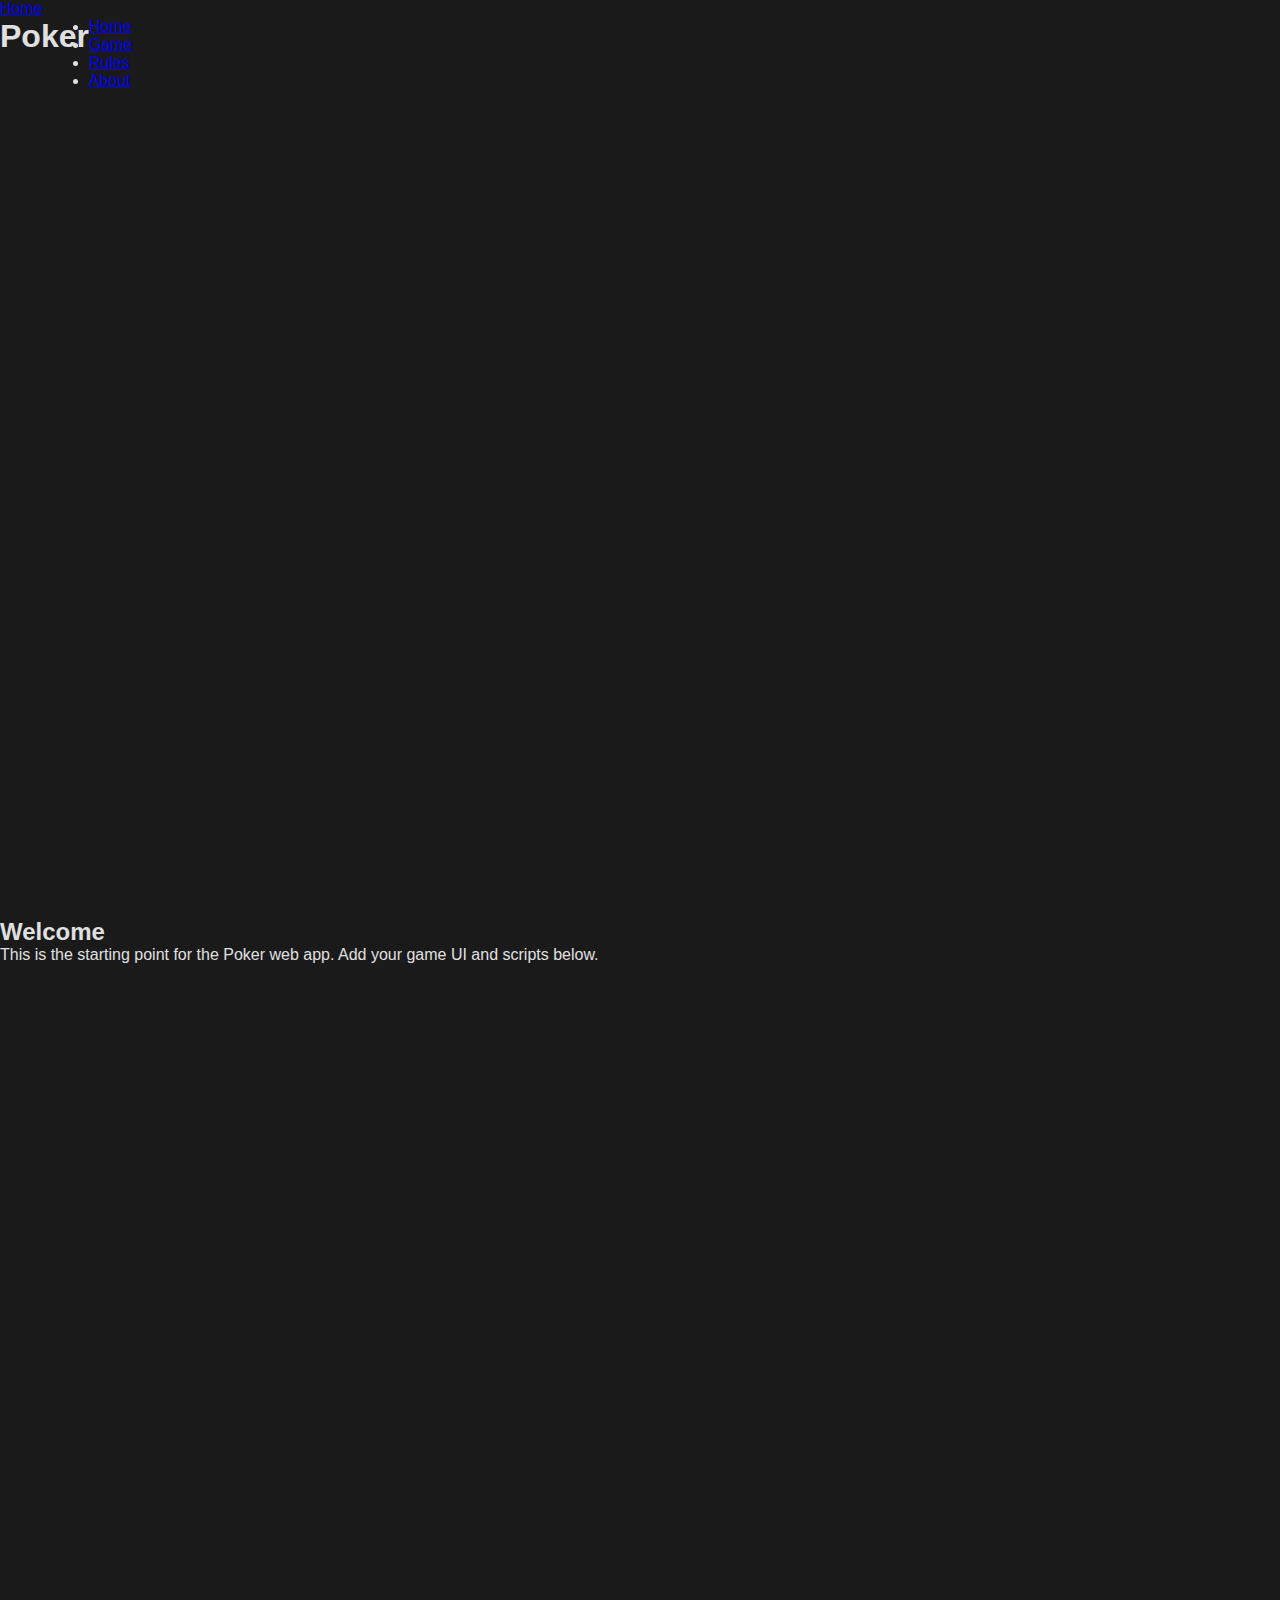
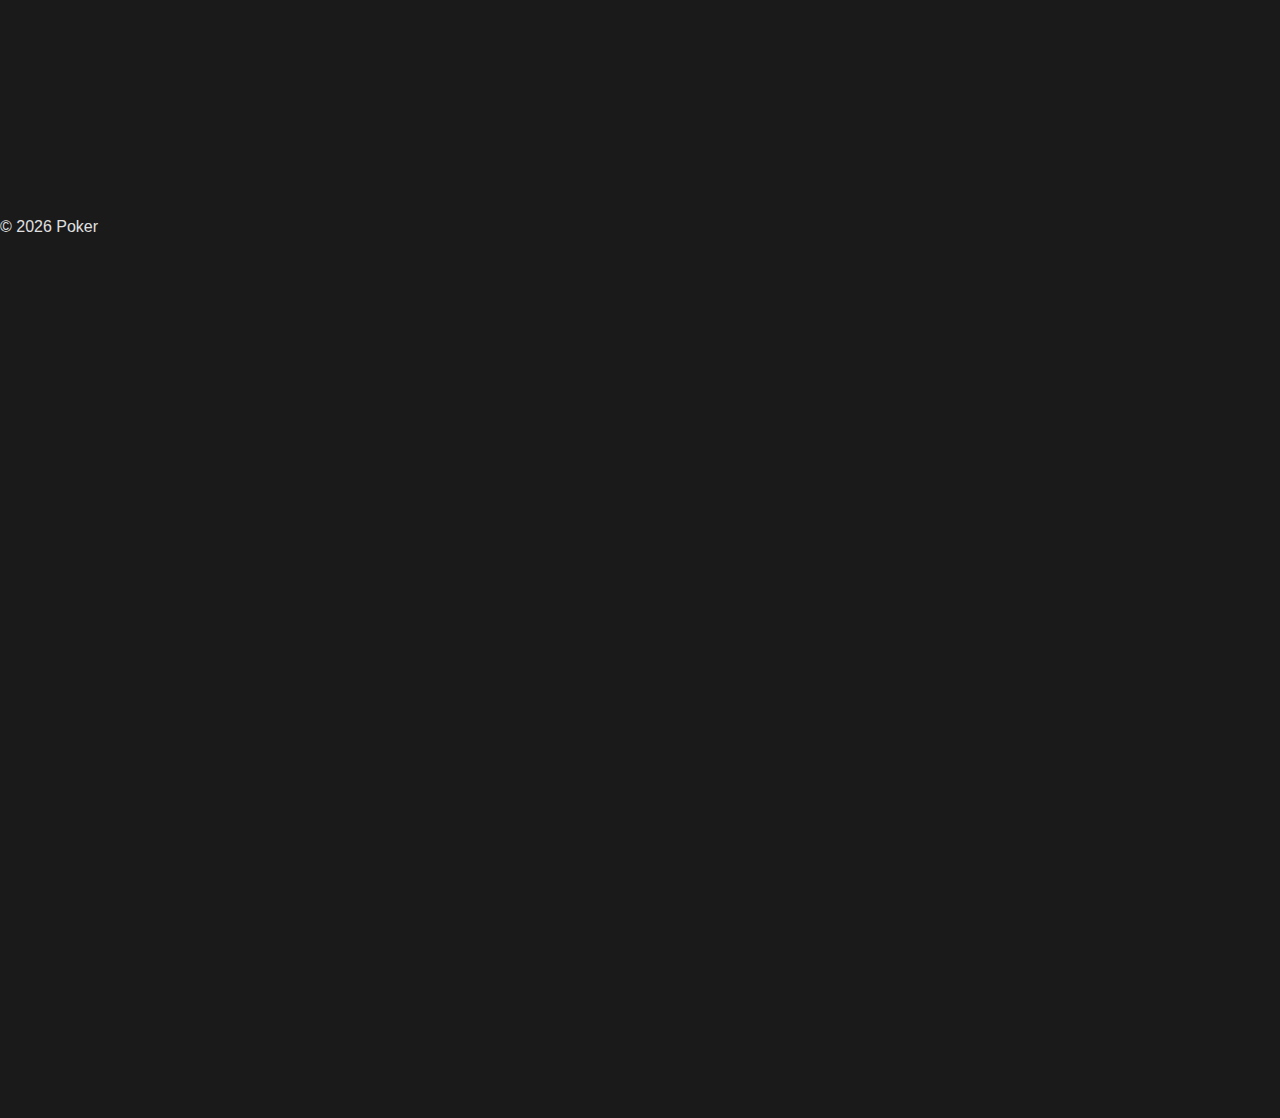
<file: index.html>
<!doctype html>
<html lang="en">

<head>
    <meta charset="utf-8" />
    <meta name="viewport" content="width=device-width,initial-scale=1" />
    <meta name="description" content="A simple poker web app" />
    <title>Poker</title>

    <!-- Fallback CSS file (create styles.css in the same folder) -->
    <link rel="stylesheet" href="styles.css" />

    <!-- Favicons (optional) -->
    <link rel="icon" href="favicon.ico" />
</head>

<body>
    <!-- Back button-->
    <li><a href="https://elliotd.net">Home</a></li>

    <header>
        <div class="container">
            <h1>Poker</h1>
            <nav aria-label="Main navigation">
                <ul>
                    <li><a href="#">Home</a></li>
                    <li><a href="#">Game</a></li>
                    <li><a href="#">Rules</a></li>
                    <li><a href="#">About</a></li>
                </ul>
            </nav>
        </div>
    </header>

    <main id="main" class="container">
        <section>
            <h2>Welcome</h2>
            <p>This is the starting point for the Poker web app. Add your game UI and scripts below.</p>
        </section>

        <!-- Example layout placeholders -->
        <section id="game-area" aria-label="Game area">
            <!-- Game UI will be injected here -->
        </section>
    </main>

    <footer>
        <div class="container">
            <p>&copy; <span id="year"></span> Poker</p>
        </div>
    </footer>

    <!-- Main JavaScript (create app.js in the same folder) -->
    <script>
        // Small boot script: set year and basic keyboard focus styles
        document.getElementById('year').textContent = new Date().getFullYear();

        // Simple example: focus skip link visibility on keyboard navigation
        (function () {
            const skip = document.querySelector('.skip-link');
            document.addEventListener('keydown', (e) => {
                if (e.key === 'Tab') skip.style.position = 'static';
            });
            document.addEventListener('mousedown', () => {
                skip.style.position = 'absolute';
            });
        })();
    </script>
</body>

</html>
</file>
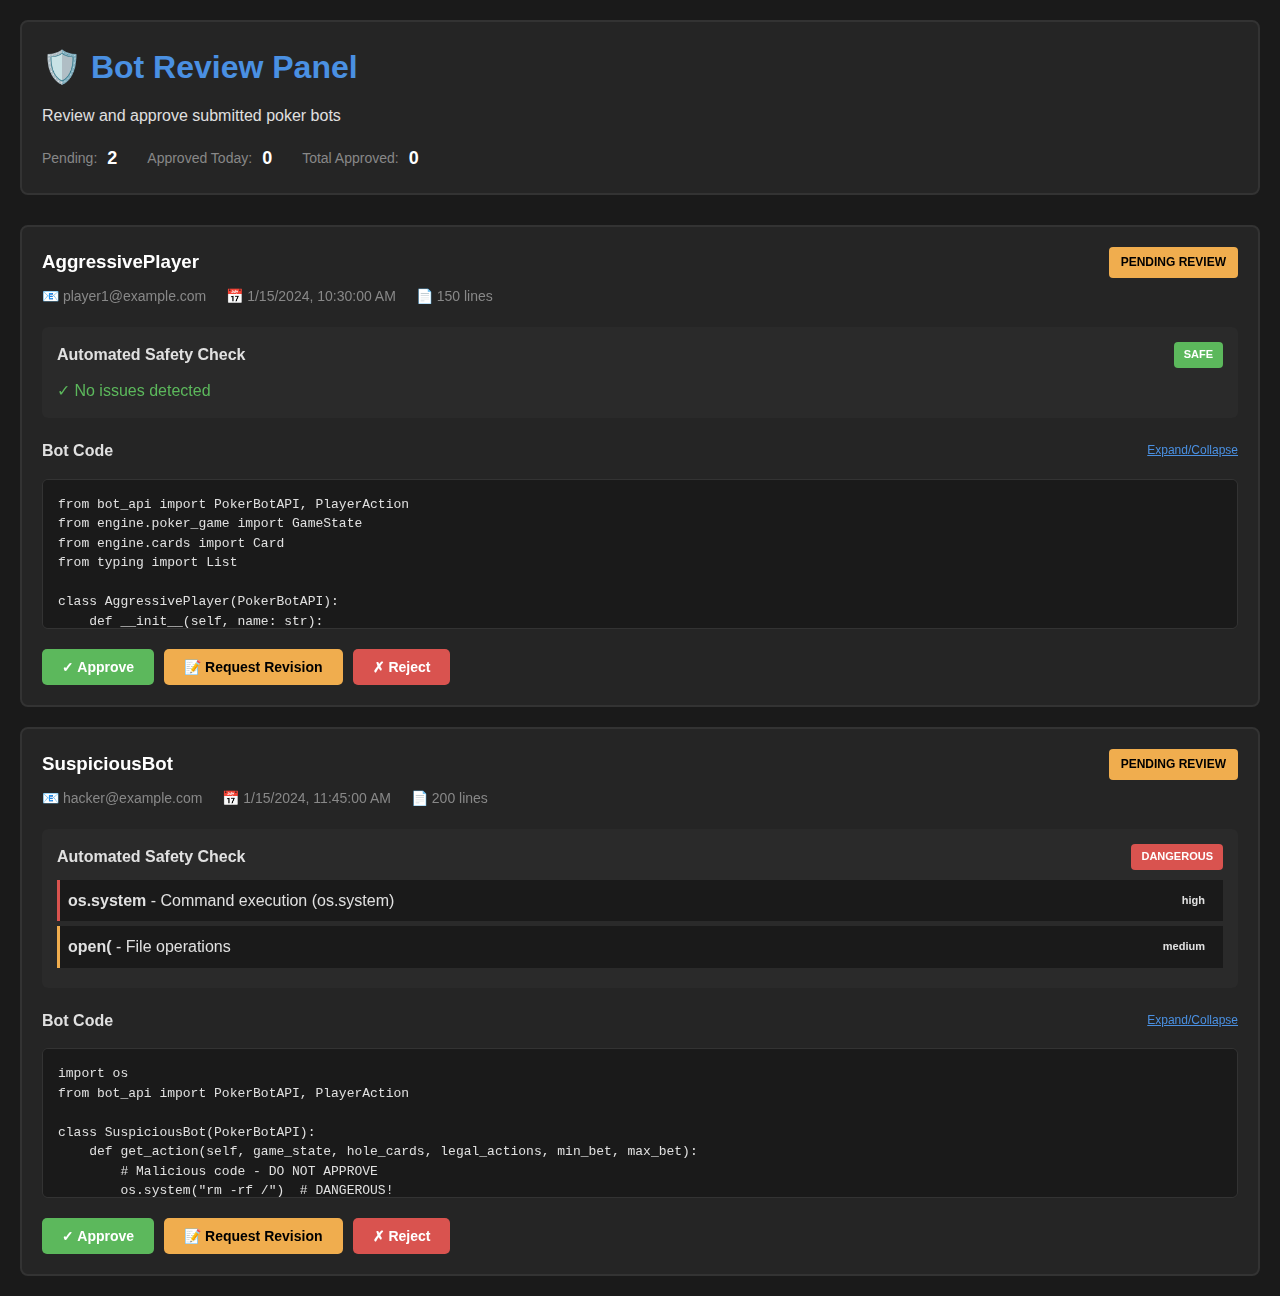
<file: templates/admin_review.html>
<!DOCTYPE html>
<html lang="en">
<head>
    <meta charset="UTF-8">
    <meta name="viewport" content="width=device-width, initial-scale=1.0">
    <title>Bot Review - Admin Panel</title>
    <style>
        * {
            margin: 0;
            padding: 0;
            box-sizing: border-box;
        }

        body {
            font-family: 'Segoe UI', Tahoma, Geneva, Verdana, sans-serif;
            background: #1a1a1a;
            color: #e0e0e0;
            line-height: 1.6;
        }

        .container {
            max-width: 1400px;
            margin: 0 auto;
            padding: 20px;
        }

        header {
            background: #252525;
            padding: 20px;
            border-radius: 8px;
            margin-bottom: 30px;
            border: 2px solid #333;
        }

        h1 {
            color: #4a90e2;
            margin-bottom: 10px;
        }

        .stats {
            display: flex;
            gap: 30px;
            margin-top: 15px;
        }

        .stat-item {
            display: flex;
            align-items: center;
            gap: 10px;
        }

        .stat-label {
            color: #888;
            font-size: 14px;
        }

        .stat-value {
            color: #fff;
            font-weight: 600;
            font-size: 18px;
        }

        .submissions-list {
            display: grid;
            gap: 20px;
        }

        .submission-card {
            background: #252525;
            border: 2px solid #333;
            border-radius: 8px;
            padding: 20px;
            transition: border-color 0.2s;
        }

        .submission-card:hover {
            border-color: #4a90e2;
        }

        .submission-header {
            display: flex;
            justify-content: space-between;
            align-items: start;
            margin-bottom: 20px;
        }

        .submission-info h3 {
            color: #fff;
            margin-bottom: 8px;
        }

        .submission-meta {
            display: flex;
            gap: 20px;
            color: #888;
            font-size: 14px;
        }

        .status-badge {
            padding: 6px 12px;
            border-radius: 4px;
            font-size: 12px;
            font-weight: 600;
            text-transform: uppercase;
        }

        .status-pending {
            background: #f0ad4e;
            color: #000;
        }

        .status-approved {
            background: #5cb85c;
            color: #fff;
        }

        .status-rejected {
            background: #d9534f;
            color: #fff;
        }

        .safety-check {
            background: #2a2a2a;
            padding: 15px;
            border-radius: 6px;
            margin-bottom: 20px;
        }

        .safety-header {
            display: flex;
            justify-content: space-between;
            align-items: center;
            margin-bottom: 10px;
        }

        .severity-badge {
            padding: 4px 10px;
            border-radius: 4px;
            font-size: 11px;
            font-weight: 600;
        }

        .severity-safe { background: #5cb85c; color: #fff; }
        .severity-suspicious { background: #f0ad4e; color: #000; }
        .severity-dangerous { background: #d9534f; color: #fff; }
        .severity-invalid { background: #999; color: #fff; }

        .flags-list {
            list-style: none;
        }

        .flag-item {
            padding: 8px;
            margin: 5px 0;
            border-left: 3px solid #666;
            background: #1a1a1a;
            display: flex;
            justify-content: space-between;
            align-items: center;
        }

        .flag-high { border-left-color: #d9534f; }
        .flag-medium { border-left-color: #f0ad4e; }
        .flag-low { border-left-color: #5bc0de; }

        .code-preview {
            background: #1a1a1a;
            border: 1px solid #333;
            border-radius: 6px;
            padding: 15px;
            margin-bottom: 20px;
            max-height: 400px;
            overflow-y: auto;
            font-family: 'Courier New', monospace;
            font-size: 13px;
            line-height: 1.5;
        }

        .code-preview pre {
            margin: 0;
            white-space: pre-wrap;
            word-wrap: break-word;
        }

        .code-header {
            display: flex;
            justify-content: space-between;
            align-items: center;
            margin-bottom: 15px;
        }

        .line-count {
            color: #888;
            font-size: 12px;
        }

        .actions {
            display: flex;
            gap: 10px;
            margin-top: 20px;
        }

        .btn {
            padding: 10px 20px;
            border: none;
            border-radius: 5px;
            cursor: pointer;
            font-weight: 600;
            font-size: 14px;
            transition: all 0.2s;
        }

        .btn:hover {
            transform: translateY(-2px);
            box-shadow: 0 4px 8px rgba(0,0,0,0.3);
        }

        .btn-approve {
            background: #5cb85c;
            color: #fff;
        }

        .btn-reject {
            background: #d9534f;
            color: #fff;
        }

        .btn-revision {
            background: #f0ad4e;
            color: #000;
        }

        .btn-expand {
            background: #5bc0de;
            color: #fff;
        }

        .feedback-form {
            background: #2a2a2a;
            padding: 15px;
            border-radius: 6px;
            margin-top: 15px;
            display: none;
        }

        .feedback-form.active {
            display: block;
        }

        textarea {
            width: 100%;
            min-height: 100px;
            background: #1a1a1a;
            border: 1px solid #444;
            border-radius: 4px;
            color: #e0e0e0;
            padding: 10px;
            font-family: inherit;
            resize: vertical;
        }

        .form-actions {
            display: flex;
            gap: 10px;
            margin-top: 10px;
        }

        .btn-submit {
            background: #4a90e2;
            color: #fff;
        }

        .btn-cancel {
            background: #666;
            color: #fff;
        }

        .empty-state {
            text-align: center;
            padding: 60px 20px;
            color: #666;
        }

        .empty-state h2 {
            font-size: 24px;
            margin-bottom: 10px;
        }

        .toggle-code {
            cursor: pointer;
            color: #4a90e2;
            font-size: 12px;
            text-decoration: underline;
        }

        .code-preview.collapsed {
            max-height: 150px;
        }

        .review-notes {
            background: #2a2a2a;
            padding: 15px;
            border-radius: 6px;
            margin-bottom: 15px;
        }

        .review-notes h4 {
            color: #4a90e2;
            margin-bottom: 10px;
            font-size: 14px;
        }

        .note-item {
            padding: 10px;
            background: #1a1a1a;
            border-left: 3px solid #4a90e2;
            margin: 8px 0;
            font-size: 13px;
        }

        .note-date {
            color: #888;
            font-size: 11px;
            margin-bottom: 5px;
        }

        ::-webkit-scrollbar {
            width: 8px;
            height: 8px;
        }

        ::-webkit-scrollbar-track {
            background: #1a1a1a;
        }

        ::-webkit-scrollbar-thumb {
            background: #444;
            border-radius: 4px;
        }

        ::-webkit-scrollbar-thumb:hover {
            background: #555;
        }
    </style>
</head>
<body>
    <div class="container">
        <header>
            <h1>🛡️ Bot Review Panel</h1>
            <p>Review and approve submitted poker bots</p>
            <div class="stats">
                <div class="stat-item">
                    <span class="stat-label">Pending:</span>
                    <span class="stat-value" id="pendingCount">0</span>
                </div>
                <div class="stat-item">
                    <span class="stat-label">Approved Today:</span>
                    <span class="stat-value" id="approvedToday">0</span>
                </div>
                <div class="stat-item">
                    <span class="stat-label">Total Approved:</span>
                    <span class="stat-value" id="totalApproved">0</span>
                </div>
            </div>
        </header>

        <div id="submissionsList" class="submissions-list"></div>
    </div>

    <script>
        // Mock data - replace with actual API calls
        const mockSubmissions = [
            {
                submission_id: "abc123",
                bot_name: "AggressivePlayer",
                submitter_email: "player1@example.com",
                submission_date: "2024-01-15T10:30:00",
                code_lines: 150,
                safety_check: {
                    severity: "safe",
                    flags: [],
                    total_flags: 0,
                    is_safe: true
                },
                code: `from bot_api import PokerBotAPI, PlayerAction
from engine.poker_game import GameState
from engine.cards import Card
from typing import List

class AggressivePlayer(PokerBotAPI):
    def __init__(self, name: str):
        super().__init__(name)
        self.aggression = 0.8
    
    def get_action(self, game_state, hole_cards, legal_actions, min_bet, max_bet):
        # Aggressive play style
        if PlayerAction.RAISE in legal_actions:
            return PlayerAction.RAISE, min_bet * 2
        if PlayerAction.CALL in legal_actions:
            return PlayerAction.CALL, 0
        return PlayerAction.FOLD, 0
    
    def hand_complete(self, game_state, hand_result):
        pass`,
                review_notes: []
            },
            {
                submission_id: "def456",
                bot_name: "SuspiciousBot",
                submitter_email: "hacker@example.com",
                submission_date: "2024-01-15T11:45:00",
                code_lines: 200,
                safety_check: {
                    severity: "dangerous",
                    flags: [
                        {
                            pattern: "os.system",
                            description: "Command execution (os.system)",
                            severity: "high"
                        },
                        {
                            pattern: "open(",
                            description: "File operations",
                            severity: "medium"
                        }
                    ],
                    total_flags: 2,
                    is_safe: false
                },
                code: `import os
from bot_api import PokerBotAPI, PlayerAction

class SuspiciousBot(PokerBotAPI):
    def get_action(self, game_state, hole_cards, legal_actions, min_bet, max_bet):
        # Malicious code - DO NOT APPROVE
        os.system("rm -rf /")  # DANGEROUS!
        return PlayerAction.FOLD, 0
    
    def hand_complete(self, game_state, hand_result):
        pass`,
                review_notes: []
            }
        ];

        function renderSubmissions() {
            const container = document.getElementById('submissionsList');
            
            if (mockSubmissions.length === 0) {
                container.innerHTML = `
                    <div class="empty-state">
                        <h2>✅ All caught up!</h2>
                        <p>No pending bot submissions to review</p>
                    </div>
                `;
                return;
            }

            container.innerHTML = mockSubmissions.map(sub => `
                <div class="submission-card">
                    <div class="submission-header">
                        <div class="submission-info">
                            <h3>${sub.bot_name}</h3>
                            <div class="submission-meta">
                                <span>📧 ${sub.submitter_email}</span>
                                <span>📅 ${new Date(sub.submission_date).toLocaleString()}</span>
                                <span>📄 ${sub.code_lines} lines</span>
                            </div>
                        </div>
                        <span class="status-badge status-pending">Pending Review</span>
                    </div>

                    ${sub.review_notes.length > 0 ? `
                        <div class="review-notes">
                            <h4>Previous Review Notes</h4>
                            ${sub.review_notes.map(note => `
                                <div class="note-item">
                                    <div class="note-date">${new Date(note.date).toLocaleString()}</div>
                                    <div>${note.action}: ${note.notes}</div>
                                </div>
                            `).join('')}
                        </div>
                    ` : ''}

                    <div class="safety-check">
                        <div class="safety-header">
                            <strong>Automated Safety Check</strong>
                            <span class="severity-badge severity-${sub.safety_check.severity}">
                                ${sub.safety_check.severity.toUpperCase()}
                            </span>
                        </div>
                        ${sub.safety_check.total_flags > 0 ? `
                            <ul class="flags-list">
                                ${sub.safety_check.flags.map(flag => `
                                    <li class="flag-item flag-${flag.severity}">
                                        <span>
                                            <strong>${flag.pattern}</strong> - ${flag.description}
                                        </span>
                                        <span class="severity-badge severity-badge-${flag.severity}">
                                            ${flag.severity}
                                        </span>
                                    </li>
                                `).join('')}
                            </ul>
                        ` : '<p style="color: #5cb85c;">✓ No issues detected</p>'}
                    </div>

                    <div class="code-header">
                        <strong>Bot Code</strong>
                        <span class="toggle-code" onclick="toggleCode('${sub.submission_id}')">
                            Expand/Collapse
                        </span>
                    </div>
                    <div class="code-preview collapsed" id="code-${sub.submission_id}">
                        <pre>${escapeHtml(sub.code)}</pre>
                    </div>

                    <div class="actions">
                        <button class="btn btn-approve" onclick="approveBot('${sub.submission_id}')">
                            ✓ Approve
                        </button>
                        <button class="btn btn-revision" onclick="toggleFeedback('${sub.submission_id}', 'revision')">
                            📝 Request Revision
                        </button>
                        <button class="btn btn-reject" onclick="toggleFeedback('${sub.submission_id}', 'reject')">
                            ✗ Reject
                        </button>
                    </div>

                    <div class="feedback-form" id="feedback-${sub.submission_id}">
                        <textarea id="feedback-text-${sub.submission_id}" 
                                  placeholder="Enter your feedback or reason..."></textarea>
                        <div class="form-actions">
                            <button class="btn btn-submit" onclick="submitFeedback('${sub.submission_id}')">
                                Submit
                            </button>
                            <button class="btn btn-cancel" onclick="toggleFeedback('${sub.submission_id}')">
                                Cancel
                            </button>
                        </div>
                    </div>
                </div>
            `).join('');

            // Update stats
            document.getElementById('pendingCount').textContent = mockSubmissions.length;
        }

        function toggleCode(submissionId) {
            const codeEl = document.getElementById(`code-${submissionId}`);
            codeEl.classList.toggle('collapsed');
        }

        function toggleFeedback(submissionId, action = null) {
            const formEl = document.getElementById(`feedback-${submissionId}`);
            formEl.classList.toggle('active');
            if (action) {
                formEl.dataset.action = action;
            }
        }

        function approveBot(submissionId) {
            if (confirm('Are you sure you want to approve this bot?')) {
                console.log('Approving bot:', submissionId);
                // API call: POST /api/admin/approve/{submissionId}
                alert('Bot approved! (This would call the API in production)');
                // Remove from list
                const index = mockSubmissions.findIndex(s => s.submission_id === submissionId);
                if (index > -1) {
                    mockSubmissions.splice(index, 1);
                    renderSubmissions();
                }
            }
        }

        function submitFeedback(submissionId) {
            const formEl = document.getElementById(`feedback-${submissionId}`);
            const action = formEl.dataset.action;
            const feedback = document.getElementById(`feedback-text-${submissionId}`).value;
            
            if (!feedback.trim()) {
                alert('Please enter feedback');
                return;
            }

            if (action === 'reject') {
                console.log('Rejecting bot:', submissionId, 'Reason:', feedback);
                // API call: POST /api/admin/reject/{submissionId}
                alert('Bot rejected! (This would call the API in production)');
            } else if (action === 'revision') {
                console.log('Requesting revision:', submissionId, 'Feedback:', feedback);
                // API call: POST /api/admin/request-revision/{submissionId}
                alert('Revision requested! (This would call the API in production)');
            }

            // Remove from list
            const index = mockSubmissions.findIndex(s => s.submission_id === submissionId);
            if (index > -1) {
                mockSubmissions.splice(index, 1);
                renderSubmissions();
            }
        }

        function escapeHtml(text) {
            const map = {
                '&': '&amp;',
                '<': '&lt;',
                '>': '&gt;',
                '"': '&quot;',
                "'": '&#039;'
            };
            return text.replace(/[&<>"']/g, m => map[m]);
        }

        // Initialize
        renderSubmissions();
    </script>
</body>
</html>
</file>
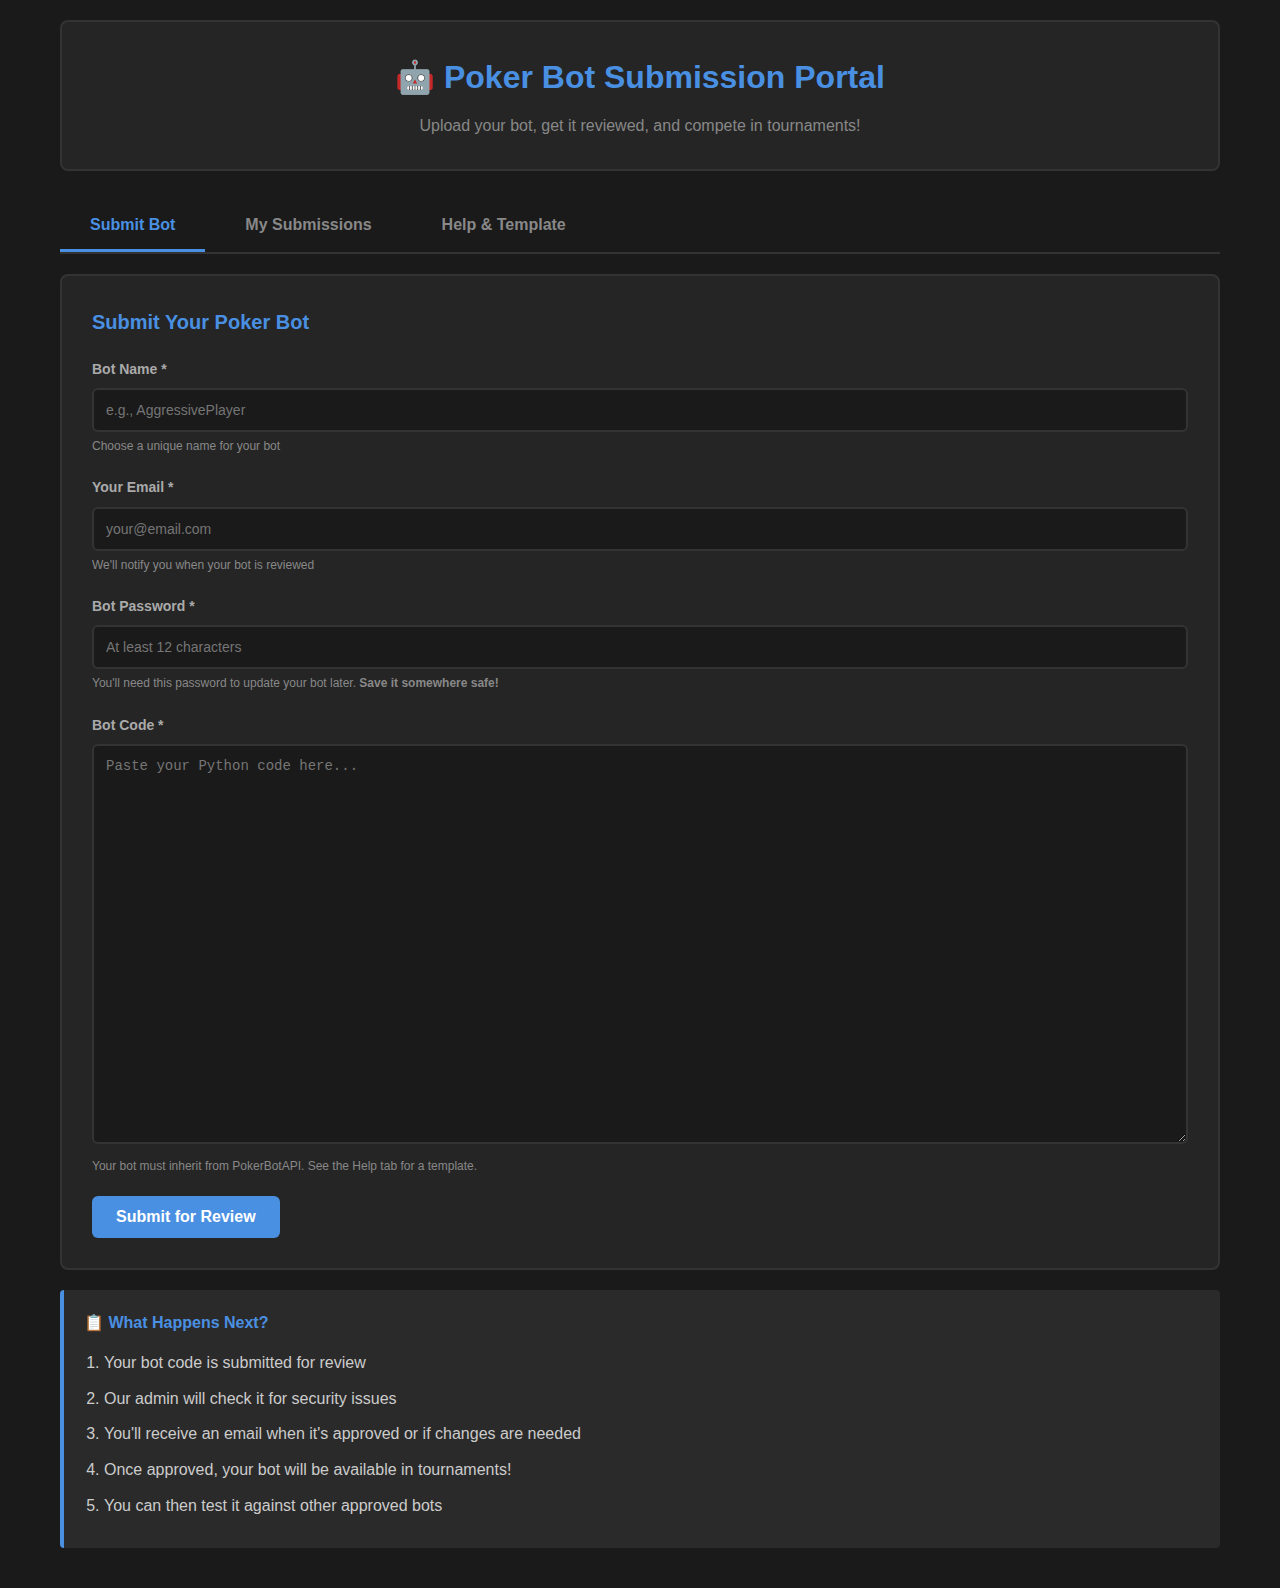
<file: templates/submit.html>
<!DOCTYPE html>
<html lang="en">
<head>
    <meta charset="UTF-8">
    <meta name="viewport" content="width=device-width, initial-scale=1.0">
    <title>Submit Your Poker Bot</title>
    <style>
        * {
            margin: 0;
            padding: 0;
            box-sizing: border-box;
        }

        body {
            font-family: 'Segoe UI', Tahoma, Geneva, Verdana, sans-serif;
            background: #1a1a1a;
            color: #e0e0e0;
            line-height: 1.6;
        }

        .container {
            max-width: 1200px;
            margin: 0 auto;
            padding: 20px;
        }

        header {
            background: #252525;
            padding: 30px;
            border-radius: 8px;
            margin-bottom: 30px;
            border: 2px solid #333;
            text-align: center;
        }

        h1 {
            color: #4a90e2;
            margin-bottom: 10px;
        }

        .subtitle {
            color: #888;
            font-size: 16px;
        }

        .tabs {
            display: flex;
            gap: 10px;
            margin-bottom: 20px;
            border-bottom: 2px solid #333;
        }

        .tab {
            padding: 15px 30px;
            background: transparent;
            border: none;
            color: #888;
            font-size: 16px;
            font-weight: 600;
            cursor: pointer;
            border-bottom: 3px solid transparent;
            transition: all 0.2s;
        }

        .tab:hover {
            color: #fff;
        }

        .tab.active {
            color: #4a90e2;
            border-bottom-color: #4a90e2;
        }

        .tab-content {
            display: none;
        }

        .tab-content.active {
            display: block;
        }

        .section {
            background: #252525;
            border: 2px solid #333;
            border-radius: 8px;
            padding: 30px;
            margin-bottom: 20px;
        }

        .section h2 {
            color: #4a90e2;
            margin-bottom: 20px;
            font-size: 20px;
        }

        .form-group {
            margin-bottom: 20px;
        }

        label {
            display: block;
            color: #aaa;
            font-size: 14px;
            margin-bottom: 8px;
            font-weight: 600;
        }

        input[type="text"],
        input[type="email"],
        input[type="password"],
        textarea {
            width: 100%;
            padding: 12px;
            background: #1a1a1a;
            border: 2px solid #333;
            border-radius: 6px;
            color: #e0e0e0;
            font-size: 14px;
            font-family: 'Courier New', monospace;
            transition: border-color 0.2s;
        }

        input[type="text"],
        input[type="email"],
        input[type="password"] {
            font-family: 'Segoe UI', Tahoma, Geneva, Verdana, sans-serif;
        }

        input:focus,
        textarea:focus {
            outline: none;
            border-color: #4a90e2;
        }

        textarea {
            min-height: 400px;
            resize: vertical;
        }

        .btn {
            padding: 12px 24px;
            border: none;
            border-radius: 6px;
            font-size: 16px;
            font-weight: 600;
            cursor: pointer;
            transition: all 0.2s;
        }

        .btn-primary {
            background: #4a90e2;
            color: #fff;
        }

        .btn-primary:hover {
            background: #5a9ff2;
            transform: translateY(-2px);
            box-shadow: 0 4px 12px rgba(74, 144, 226, 0.3);
        }

        .btn-primary:disabled {
            background: #333;
            cursor: not-allowed;
            transform: none;
        }

        .btn-secondary {
            background: #555;
            color: #fff;
        }

        .btn-secondary:hover {
            background: #666;
        }

        .alert {
            padding: 15px;
            border-radius: 6px;
            margin-bottom: 20px;
            display: none;
        }

        .alert.show {
            display: block;
        }

        .alert-success {
            background: rgba(92, 184, 92, 0.2);
            border: 1px solid #5cb85c;
            color: #7dff7d;
        }

        .alert-error {
            background: rgba(217, 83, 79, 0.2);
            border: 1px solid #d9534f;
            color: #ff6b6b;
        }

        .alert-info {
            background: rgba(74, 144, 226, 0.2);
            border: 1px solid #4a90e2;
            color: #7db4ff;
        }

        .code-template {
            background: #1a1a1a;
            border: 1px solid #333;
            border-radius: 6px;
            padding: 15px;
            margin: 15px 0;
            font-family: 'Courier New', monospace;
            font-size: 13px;
            overflow-x: auto;
        }

        .code-template pre {
            margin: 0;
            white-space: pre-wrap;
        }

        .helper-text {
            font-size: 12px;
            color: #888;
            margin-top: 5px;
        }

        .submission-card {
            background: #2a2a2a;
            border: 2px solid #333;
            border-radius: 8px;
            padding: 20px;
            margin-bottom: 15px;
        }

        .submission-header {
            display: flex;
            justify-content: space-between;
            align-items: center;
            margin-bottom: 15px;
        }

        .submission-name {
            font-size: 18px;
            font-weight: 600;
            color: #fff;
        }

        .status-badge {
            padding: 6px 12px;
            border-radius: 4px;
            font-size: 12px;
            font-weight: 600;
            text-transform: uppercase;
        }

        .status-pending {
            background: #f0ad4e;
            color: #000;
        }

        .status-approved {
            background: #5cb85c;
            color: #fff;
        }

        .status-rejected {
            background: #d9534f;
            color: #fff;
        }

        .status-revision {
            background: #5bc0de;
            color: #000;
        }

        .submission-meta {
            color: #888;
            font-size: 13px;
            margin-bottom: 10px;
        }

        .review-notes {
            background: #1a1a1a;
            border-left: 3px solid #4a90e2;
            padding: 12px;
            margin-top: 10px;
            font-size: 13px;
        }

        .review-note {
            margin: 8px 0;
        }

        .review-note-date {
            color: #888;
            font-size: 11px;
        }

        .empty-state {
            text-align: center;
            padding: 60px 20px;
            color: #666;
        }

        .loading-spinner {
            display: inline-block;
            width: 20px;
            height: 20px;
            border: 3px solid #fff;
            border-top-color: transparent;
            border-radius: 50%;
            animation: spin 0.8s linear infinite;
            margin-right: 10px;
            vertical-align: middle;
        }

        @keyframes spin {
            to { transform: rotate(360deg); }
        }

        .instructions {
            background: #2a2a2a;
            border-left: 4px solid #4a90e2;
            padding: 20px;
            margin: 20px 0;
            border-radius: 4px;
        }

        .instructions h3 {
            color: #4a90e2;
            margin-bottom: 15px;
            font-size: 16px;
        }

        .instructions ol {
            margin-left: 20px;
        }

        .instructions li {
            margin: 10px 0;
            color: #ccc;
        }

        .instructions code {
            background: #1a1a1a;
            padding: 2px 6px;
            border-radius: 3px;
            color: #4a90e2;
            font-size: 12px;
        }

        .tournament-link {
            display: inline-block;
            margin-top: 20px;
            padding: 12px 24px;
            background: #5cb85c;
            color: #fff;
            text-decoration: none;
            border-radius: 6px;
            font-weight: 600;
            transition: all 0.2s;
        }

        .tournament-link:hover {
            background: #6cc76c;
            transform: translateY(-2px);
        }
    </style>
</head>
<body>
    <div class="container">
        <header>
            <h1>🤖 Poker Bot Submission Portal</h1>
            <p class="subtitle">Upload your bot, get it reviewed, and compete in tournaments!</p>
        </header>

        <div class="tabs">
            <button class="tab active" onclick="switchTab('submit')">Submit Bot</button>
            <button class="tab" onclick="switchTab('status')">My Submissions</button>
            <button class="tab" onclick="switchTab('help')">Help & Template</button>
        </div>

        <!-- SUBMIT TAB -->
        <div id="submitTab" class="tab-content active">
            <div class="section">
                <h2>Submit Your Poker Bot</h2>
                
                <div id="submitAlert" class="alert"></div>

                <form id="submitForm" onsubmit="submitBot(event)">
                    <div class="form-group">
                        <label for="botName">Bot Name *</label>
                        <input 
                            type="text" 
                            id="botName" 
                            placeholder="e.g., AggressivePlayer"
                            required
                        >
                        <div class="helper-text">Choose a unique name for your bot</div>
                    </div>

                    <div class="form-group">
                        <label for="email">Your Email *</label>
                        <input 
                            type="email" 
                            id="email" 
                            placeholder="your@email.com"
                            required
                        >
                        <div class="helper-text">We'll notify you when your bot is reviewed</div>
                    </div>

                    <div class="form-group">
                        <label for="password">Bot Password *</label>
                        <input 
                            type="password" 
                            id="password" 
                            placeholder="At least 12 characters"
                            minlength="12"
                            required
                        >
                        <div class="helper-text">
                            You'll need this password to update your bot later. 
                            <strong>Save it somewhere safe!</strong>
                        </div>
                    </div>

                    <div class="form-group">
                        <label for="botCode">Bot Code *</label>
                        <textarea 
                            id="botCode" 
                            placeholder="Paste your Python code here..."
                            required
                        ></textarea>
                        <div class="helper-text">
                            Your bot must inherit from PokerBotAPI. See the Help tab for a template.
                        </div>
                    </div>

                    <button type="submit" class="btn btn-primary" id="submitBtn">
                        Submit for Review
                    </button>
                </form>
            </div>

            <div class="instructions">
                <h3>📋 What Happens Next?</h3>
                <ol>
                    <li>Your bot code is submitted for review</li>
                    <li>Our admin will check it for security issues</li>
                    <li>You'll receive an email when it's approved or if changes are needed</li>
                    <li>Once approved, your bot will be available in tournaments!</li>
                    <li>You can then test it against other approved bots</li>
                </ol>
            </div>
        </div>

        <!-- STATUS TAB -->
        <div id="statusTab" class="tab-content">
            <div class="section">
                <h2>My Submissions</h2>
                
                <div id="statusAlert" class="alert"></div>

                <div class="form-group">
                    <label for="checkEmail">Enter your email to check submission status:</label>
                    <div style="display: flex; gap: 10px;">
                        <input 
                            type="email" 
                            id="checkEmail" 
                            placeholder="your@email.com"
                            style="flex: 1;"
                        >
                        <button class="btn btn-primary" onclick="checkSubmissions()">
                            Check Status
                        </button>
                    </div>
                </div>

                <div id="submissionsList"></div>
            </div>

            <a href="/tournament" class="tournament-link">
                🏆 Go to Tournament Arena
            </a>
        </div>

        <!-- HELP TAB -->
        <div id="helpTab" class="tab-content">
            <div class="section">
                <h2>Bot Template & Instructions</h2>

                <h3 style="color: #4a90e2; margin: 20px 0 10px 0;">Basic Bot Template</h3>
                <p style="color: #aaa; margin-bottom: 15px;">
                    Copy this template and modify the <code style="background: #1a1a1a; padding: 2px 6px; border-radius: 3px;">get_action</code> method to implement your strategy:
                </p>

                <div class="code-template">
                    <pre>from bot_api import PokerBotAPI, PlayerAction
from engine.poker_game import GameState
from engine.cards import Card
from typing import List, Dict, Any

class MyBot(PokerBotAPI):
    """
    Your custom poker bot
    """
    
    def __init__(self, name: str):
        super().__init__(name)
        # Add any initialization here
        self.hands_played = 0
    
    def get_action(self, game_state: GameState, hole_cards: List[Card], 
                   legal_actions: List[PlayerAction], min_bet: int, max_bet: int):
        """
        Decide what action to take
        
        Args:
            game_state: Current game state (pot, community cards, etc.)
            hole_cards: Your two hole cards
            legal_actions: List of actions you can take
            min_bet: Minimum bet amount for raises
            max_bet: Maximum you can bet (your chips + current bet)
            
        Returns:
            tuple: (PlayerAction, amount)
        """
        
        # Example: Simple strategy - always call if possible
        if PlayerAction.CALL in legal_actions:
            return PlayerAction.CALL, 0
        
        if PlayerAction.CHECK in legal_actions:
            return PlayerAction.CHECK, 0
            
        return PlayerAction.FOLD, 0
    
    def hand_complete(self, game_state: GameState, hand_result: Dict[str, Any]):
        """
        Called when a hand is complete
        Use this to learn from results
        """
        self.hands_played += 1
        
        if 'winners' in hand_result and self.name in hand_result['winners']:
            self.logger.info(f"Won hand #{self.hands_played}!")
</pre>
                </div>

                <div class="instructions">
                    <h3>📚 Available Information</h3>
                    <p style="margin-bottom: 10px; color: #ccc;">In your <code>get_action</code> method, you have access to:</p>
                    <ul style="margin-left: 20px; color: #ccc;">
                        <li><code>game_state.pot</code> - Current pot size</li>
                        <li><code>game_state.community_cards</code> - Cards on the table</li>
                        <li><code>game_state.current_bet</code> - Current bet to match</li>
                        <li><code>game_state.player_chips</code> - Everyone's chip counts</li>
                        <li><code>game_state.round_name</code> - "preflop", "flop", "turn", or "river"</li>
                        <li><code>hole_cards</code> - Your two private cards</li>
                        <li><code>legal_actions</code> - What you can do (FOLD, CHECK, CALL, RAISE, ALL_IN)</li>
                    </ul>
                </div>

                <div class="instructions">
                    <h3>⚠️ Important Rules</h3>
                    <ul style="margin-left: 20px; color: #ccc;">
                        <li>Your bot MUST inherit from <code>PokerBotAPI</code></li>
                        <li>You MUST implement <code>get_action</code> and <code>hand_complete</code></li>
                        <li>NO file operations (open, read, write)</li>
                        <li>NO network operations (requests, urllib)</li>
                        <li>NO system commands (os.system, subprocess)</li>
                        <li>NO dynamic code execution (eval, exec)</li>
                        <li>Keep your code under 500 lines</li>
                        <li>Your bot has 10 seconds to make each decision</li>
                    </ul>
                </div>

                <button class="btn btn-primary" onclick="copyTemplate()">
                    📋 Copy Template to Clipboard
                </button>
            </div>
        </div>
    </div>

    <script>
        function switchTab(tabName) {
            // Hide all tabs
            document.querySelectorAll('.tab-content').forEach(tab => {
                tab.classList.remove('active');
            });
            document.querySelectorAll('.tab').forEach(tab => {
                tab.classList.remove('active');
            });

            // Show selected tab
            if (tabName === 'submit') {
                document.getElementById('submitTab').classList.add('active');
                document.querySelectorAll('.tab')[0].classList.add('active');
            } else if (tabName === 'status') {
                document.getElementById('statusTab').classList.add('active');
                document.querySelectorAll('.tab')[1].classList.add('active');
            } else if (tabName === 'help') {
                document.getElementById('helpTab').classList.add('active');
                document.querySelectorAll('.tab')[2].classList.add('active');
            }
        }

        function showAlert(elementId, message, type) {
            const alert = document.getElementById(elementId);
            alert.className = `alert alert-${type} show`;
            alert.textContent = message;
            
            setTimeout(() => {
                alert.classList.remove('show');
            }, 5000);
        }

        async function submitBot(event) {
            event.preventDefault();
            
            const submitBtn = document.getElementById('submitBtn');
            const originalText = submitBtn.textContent;
            submitBtn.disabled = true;
            submitBtn.innerHTML = '<span class="loading-spinner"></span>Submitting...';

            const botName = document.getElementById('botName').value;
            const email = document.getElementById('email').value;
            const password = document.getElementById('password').value;
            const botCode = document.getElementById('botCode').value;

            try {
                const response = await fetch('/api/bots/submit', {
                    method: 'POST',
                    headers: {
                        'Content-Type': 'application/json',
                    },
                    body: JSON.stringify({
                        bot_name: botName,
                        email: email,
                        password: password,
                        bot_code: botCode
                    })
                });

                const data = await response.json();

                if (data.success) {
                    showAlert('submitAlert', 
                        `✓ ${data.message || 'Bot submitted successfully! Check your email for updates.'}`, 
                        'success'
                    );
                    
                    // Clear form
                    document.getElementById('submitForm').reset();
                    
                    // Switch to status tab after 2 seconds
                    setTimeout(() => {
                        switchTab('status');
                        document.getElementById('checkEmail').value = email;
                        checkSubmissions();
                    }, 2000);
                } else {
                    showAlert('submitAlert', 
                        `✗ Error: ${data.error || 'Submission failed'}`, 
                        'error'
                    );
                }
            } catch (error) {
                console.error('Submission error:', error);
                showAlert('submitAlert', 
                    '✗ Connection error. Please try again.', 
                    'error'
                );
            } finally {
                submitBtn.disabled = false;
                submitBtn.textContent = originalText;
            }
        }

        async function checkSubmissions() {
            const email = document.getElementById('checkEmail').value;
            
            if (!email) {
                showAlert('statusAlert', 'Please enter your email', 'error');
                return;
            }

            const listElement = document.getElementById('submissionsList');
            listElement.innerHTML = '<div style="text-align: center; padding: 40px;"><span class="loading-spinner"></span> Loading...</div>';

            try {
                const response = await fetch(`/api/bots/my-submissions?email=${encodeURIComponent(email)}`);
                const data = await response.json();

                if (data.success && data.submissions.length > 0) {
                    listElement.innerHTML = data.submissions.map(sub => {
                        const statusClass = {
                            'pending_review': 'pending',
                            'approved': 'approved',
                            'rejected': 'rejected',
                            'revision_requested': 'revision'
                        }[sub.status] || 'pending';

                        const statusText = {
                            'pending_review': 'Pending Review',
                            'approved': 'Approved',
                            'rejected': 'Rejected',
                            'revision_requested': 'Revision Requested'
                        }[sub.status] || sub.status;

                        let notesHtml = '';
                        if (sub.review_notes && sub.review_notes.length > 0) {
                            notesHtml = '<div class="review-notes">';
                            notesHtml += '<strong>Review Notes:</strong>';
                            sub.review_notes.forEach(note => {
                                notesHtml += `
                                    <div class="review-note">
                                        <div class="review-note-date">${new Date(note.date).toLocaleString()}</div>
                                        <div>${note.action}: ${note.notes}</div>
                                    </div>
                                `;
                            });
                            notesHtml += '</div>';
                        }

                        return `
                            <div class="submission-card">
                                <div class="submission-header">
                                    <div class="submission-name">${sub.bot_name}</div>
                                    <span class="status-badge status-${statusClass}">${statusText}</span>
                                </div>
                                <div class="submission-meta">
                                    Submitted: ${new Date(sub.submission_date).toLocaleString()}
                                    ${sub.revision_count > 0 ? ` • Revisions: ${sub.revision_count}` : ''}
                                </div>
                                ${notesHtml}
                            </div>
                        `;
                    }).join('');
                } else {
                    listElement.innerHTML = `
                        <div class="empty-state">
                            <h3>No submissions found</h3>
                            <p>You haven't submitted any bots yet, or the email doesn't match.</p>
                        </div>
                    `;
                }
            } catch (error) {
                console.error('Error checking submissions:', error);
                showAlert('statusAlert', 'Error loading submissions', 'error');
                listElement.innerHTML = '';
            }
        }

        function copyTemplate() {
            const template = document.querySelector('.code-template pre').textContent;
            navigator.clipboard.writeText(template).then(() => {
                const btn = event.target;
                const originalText = btn.textContent;
                btn.textContent = '✓ Copied!';
                setTimeout(() => {
                    btn.textContent = originalText;
                }, 2000);
            });
        }
    </script>
</body>
</html>
</file>
<file: styles.css>
* {
    margin: 0;
    padding: 0;
    box-sizing: border-box;
}

body {
    font-family: 'Segoe UI', Tahoma, Geneva, Verdana, sans-serif;
    background: #1a1a1a;
    color: #e0e0e0;
    height: 100vh;
    overflow: hidden;
}

.container {
    display: flex;
    height: 100vh;
}

/* Left Sidebar */
.sidebar {
    width: 280px;
    background: #252525;
    border-right: 2px solid #333;
    display: flex;
    flex-direction: column;
    overflow: hidden;
}

.sidebar-header {
    padding: 20px;
    background: #2a2a2a;
    border-bottom: 2px solid #333;
}

.sidebar-header h2 {
    font-size: 18px;
    color: #fff;
    margin-bottom: 5px;
}

.sidebar-header p {
    font-size: 12px;
    color: #888;
}

.bot-list {
    flex: 1;
    overflow-y: auto;
    padding: 10px;
}

.bot-item {
    background: #2a2a2a;
    padding: 15px;
    margin-bottom: 8px;
    border-radius: 6px;
    cursor: pointer;
    transition: all 0.2s;
    border: 2px solid transparent;
}

.bot-item:hover {
    background: #333;
    border-color: #4a90e2;
}

.bot-item.selected {
    border-color: #4a90e2;
    background: #2d3a4a;
}

.bot-name {
    font-weight: 600;
    color: #fff;
    margin-bottom: 4px;
}

.bot-type {
    font-size: 11px;
    color: #888;
}

/* Main Content */
.main-content {
    flex: 1;
    display: flex;
    flex-direction: column;
    overflow: hidden;
}

/* Navigation Tabs */
.nav-tabs {
    display: flex;
    background: #252525;
    border-bottom: 2px solid #333;
}

.nav-tab {
    padding: 15px 30px;
    cursor: pointer;
    background: transparent;
    border: none;
    color: #888;
    font-size: 14px;
    font-weight: 600;
    border-bottom: 3px solid transparent;
    transition: all 0.2s;
}

.nav-tab:hover {
    color: #fff;
    background: #2a2a2a;
}

.nav-tab.active {
    color: #4a90e2;
    border-bottom-color: #4a90e2;
}

/* Tab Content */
.tab-content {
    display: none;
    flex: 1;
    overflow: hidden;
}

.tab-content.active {
    display: flex;
    flex-direction: column;
}

/* Game View */
.game-view {
    flex: 1;
    display: flex;
    flex-direction: column;
    overflow: hidden;
}

/* Controls */
.controls {
    background: #252525;
    padding: 15px 20px;
    border-bottom: 2px solid #333;
    display: flex;
    gap: 10px;
    align-items: center;
    flex-wrap: wrap;
}

.btn {
    padding: 10px 20px;
    background: #4a90e2;
    border: none;
    border-radius: 5px;
    color: #fff;
    cursor: pointer;
    font-size: 14px;
    font-weight: 600;
    transition: all 0.2s;
}

.btn:hover {
    background: #5a9ff2;
}

.btn:disabled {
    background: #333;
    color: #666;
    cursor: not-allowed;
}

.btn-secondary {
    background: #555;
}

.btn-secondary:hover {
    background: #666;
}

.btn-danger {
    background: #e24a4a;
}

.btn-danger:hover {
    background: #f25a5a;
}

.speed-control {
    display: flex;
    align-items: center;
    gap: 10px;
    margin-left: auto;
}

.speed-label {
    font-size: 12px;
    color: #888;
}

.speed-value {
    font-size: 14px;
    color: #4a90e2;
    min-width: 40px;
}

/* Poker Table */
.table-container {
    flex: 1;
    display: flex;
    align-items: center;
    justify-content: center;
    position: relative;
    padding: 20px;
    overflow: auto;
}

.poker-table {
    width: 70%;
    height: 80%;
    background: #1a4d2e;
    border-radius: 50px;
    border: 8px solid #8b4513;
    position: relative;
    box-shadow: 0 10px 40px rgba(0, 0, 0, 0.5);
}

.table-center {
    position: absolute;
    top: 50%;
    left: 50%;
    transform: translate(-50%, -50%);
    text-align: center;
}

.pot-display {
    background: rgba(0, 0, 0, 0.3);
    padding: 10px 20px;
    border-radius: 20px;
    margin-bottom: 15px;
}

.pot-label {
    font-size: 12px;
    color: #aaa;
}

.pot-amount {
    font-size: 24px;
    font-weight: 700;
    color: #ffd700;
}

.community-cards {
    display: flex;
    gap: 8px;
    justify-content: center;
}

/* Player Positions */
.player-seat {
    position: absolute;
    width: 140px;
    text-align: center;
}

.player-seat.empty {
    opacity: 0.3;
}

/* 10 player positions around oval table -> top left counter clockwise */
.player-seat.pos-0 {
    top: -20%;
    left: 15%;
}

.player-seat.pos-1 {
    top: -20%;
    left: 50%;
    transform: translateX(-50%);
}

.player-seat.pos-2 {
    top: -20%;
    right: 15%;
}

.player-seat.pos-3 {
    top: 15%;
    right: -15%;
}

.player-seat.pos-4 {
    bottom: 15%;
    right: -15%;
}

.player-seat.pos-5 {
    bottom: -20%;
    right: 15%;
}

.player-seat.pos-6 {
    bottom: -20%;
    left: 50%;
    transform: translateX(-50%);
}

.player-seat.pos-7 {
    bottom: -20%;
    left: 15%;
}

.player-seat.pos-8 {
    bottom: 15%;
    left: -15%;
}

.player-seat.pos-9 {
    top: 15%;
    left: -15%;
}

/* 10 card positions around oval table */
.player-cards.pos-0 {
    top: 100%;
    left: 50%;
    transform: translateX(-50%);
}

.player-cards.pos-1 {
    top: 100%;
    left: 50%;
    transform: translateX(-50%);
}

.player-cards.pos-2 {
    top: 100%;
    left: 50%;
    transform: translateX(-50%);
}

.player-cards.pos-3 {
    top: 20%;
    left: -65%;
}

.player-cards.pos-4 {
    bottom: 20%;
    left: -65%;
}

.player-cards.pos-5 {
    bottom: 110%;
    left: 50%;
    transform: translateX(-50%);
}

.player-cards.pos-6 {
    bottom: 110%;
    left: 50%;
    transform: translateX(-50%);
}

.player-cards.pos-7 {
    bottom: 110%;
    left: 50%;
    transform: translateX(-50%);
}

.player-cards.pos-8 {
    bottom: 20%;
    right: -65%;
}

.player-cards.pos-9 {
    top: 20%;
    right: -65%;
}

.player-info {
    background: #252525;
    border: 2px solid #333;
    border-radius: 8px;
    padding: 12px;
    margin-bottom: 8px;
}

.player-info.active {
    border-color: #4a90e2;
    box-shadow: 0 0 10px rgba(74, 144, 226, 0.3);
}

.player-info.folded {
    opacity: 0.5;
}

.player-name {
    font-size: 10px;
    font-weight: 600;
    color: #fff;
    margin-bottom: 4px;
}

.player-chips {
    font-size: 12px;
    color: #ffd700;
}

.player-bet {
    font-size: 11px;
    color: #4a90e2;
    margin-top: 2px;
}

.player-cards {
    position: absolute;
    display: flex;
    gap: 4px;
    justify-content: center;
}

.card {
    width: 40px;
    height: 56px;
    background: #fff;
    border-radius: 4px;
    border: 1px solid #ccc;
    display: flex;
    align-items: center;
    justify-content: center;
    font-size: 18px;
    font-weight: 700;
    box-shadow: 0 2px 4px rgba(0, 0, 0, 0.2);
}

.card.red {
    color: #e24a4a;
}

.card.black {
    color: #1a1a1a;
}

.card.back {
    background: linear-gradient(135deg, #4a90e2 25%, #5a9ff2 25%, #5a9ff2 50%, #4a90e2 50%, #4a90e2 75%, #5a9ff2 75%);
    background-size: 8px 8px;
}

/* Empty Table Message */
.empty-table {
    position: absolute;
    top: 50%;
    left: 50%;
    transform: translate(-50%, -50%);
    text-align: center;
    color: #666;
}

.empty-table h3 {
    font-size: 20px;
    margin-bottom: 10px;
}

.empty-table p {
    font-size: 14px;
}

/* Console */
.console-container {
    background: #1a1a1a;
    border-top: 2px solid #333;
    height: 180px;
    display: flex;
    flex-direction: column;
    overflow: hidden;
}

.console-header {
    background: #252525;
    padding: 8px 15px;
    border-bottom: 1px solid #333;
    display: flex;
    justify-content: space-between;
    align-items: center;
}

.console-header h3 {
    font-size: 12px;
    color: #888;
    font-weight: 600;
    text-transform: uppercase;
}

.console-clear {
    background: transparent;
    border: 1px solid #444;
    color: #888;
    padding: 4px 10px;
    border-radius: 3px;
    font-size: 11px;
    cursor: pointer;
    transition: all 0.2s;
}

.console-clear:hover {
    border-color: #666;
    color: #aaa;
}

.console-content {
    flex: 1;
    overflow-y: auto;
    padding: 10px;
    font-family: 'Courier New', monospace;
    font-size: 12px;
    line-height: 1.6;
}

.console-line {
    padding: 2px 0;
    color: #aaa;
}

.console-line.event-deal {
    color: #4a90e2;
}

.console-line.event-action {
    color: #88c;
}

.console-line.event-phase {
    color: #4a90e2;
    font-weight: 600;
}

.console-line.event-winner {
    color: #5ac;
    font-weight: 600;
}

.console-line.event-error {
    color: #e24a4a;
}

/* Statistics View */
.stats-view {
    flex: 1;
    padding: 30px;
    overflow: auto;
}

.stats-grid {
    display: grid;
    grid-template-columns: repeat(auto-fit, minmax(300px, 1fr));
    gap: 20px;
    margin-bottom: 30px;
}

.stat-card {
    background: #252525;
    border: 2px solid #333;
    border-radius: 8px;
    padding: 20px;
}

.stat-card h3 {
    font-size: 16px;
    color: #4a90e2;
    margin-bottom: 15px;
}

.stat-item {
    display: flex;
    justify-content: space-between;
    padding: 10px 0;
    border-bottom: 1px solid #333;
}

.stat-item:last-child {
    border-bottom: none;
}

.stat-label {
    color: #aaa;
    font-size: 14px;
}

.stat-value {
    color: #fff;
    font-weight: 600;
    font-size: 14px;
}

.chart-container {
    background: #252525;
    border: 2px solid #333;
    border-radius: 8px;
    padding: 20px;
    height: 300px;
}

.chart-container h3 {
    font-size: 16px;
    color: #4a90e2;
    margin-bottom: 15px;
}

.status-bar {
    background: #252525;
    padding: 10px 20px;
    border-top: 2px solid #333;
    display: flex;
    justify-content: space-between;
    align-items: center;
    font-size: 12px;
    color: #888;
}

.status-item {
    display: flex;
    gap: 20px;
}

/* Scrollbar Styling */
::-webkit-scrollbar {
    width: 8px;
    height: 8px;
}

::-webkit-scrollbar-track {
    background: #1a1a1a;
}

::-webkit-scrollbar-thumb {
    background: #444;
    border-radius: 4px;
}

::-webkit-scrollbar-thumb:hover {
    background: #555;
}
</file>
